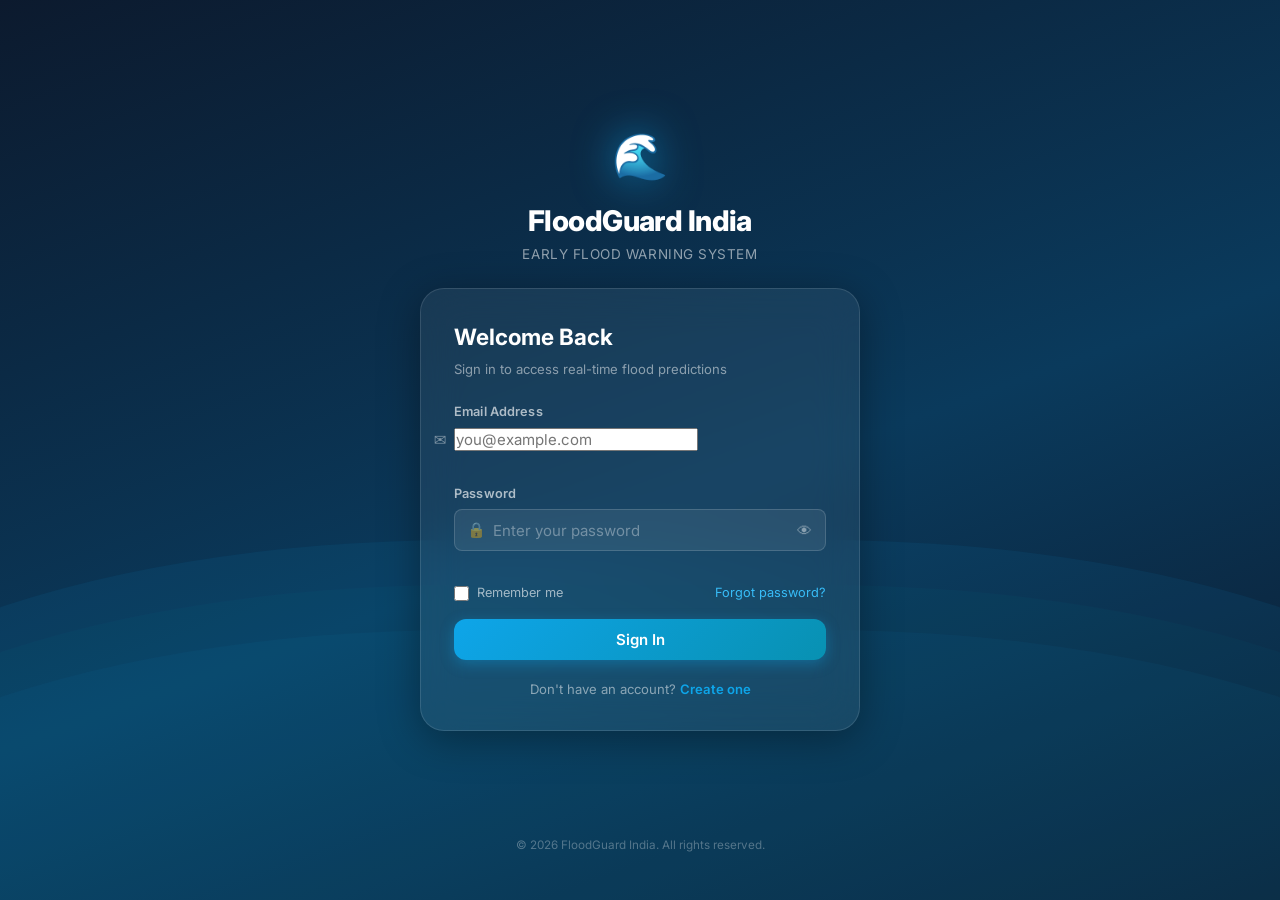
<file: frontend/index.html>
<!DOCTYPE html>
<html lang="en">

<head>
  <meta charset="UTF-8" />
  <meta name="viewport" content="width=device-width, initial-scale=1.0" />
  <title>FloodGuard India – Login</title>
  <meta name="description"
    content="FloodGuard India – Early Flood Warning System. Login to get real-time flood predictions for your area." />
  <link rel="preconnect" href="https://fonts.googleapis.com">
  <link href="https://fonts.googleapis.com/css2?family=Inter:wght@300;400;500;600;700&display=swap" rel="stylesheet">
  <link rel="stylesheet" href="styles/main.css">
  <link rel="stylesheet" href="styles/auth.css">
  <!-- PWA -->
  <link rel="manifest" href="manifest.json">
  <meta name="theme-color" content="#0ea5e9">
  <meta name="apple-mobile-web-app-capable" content="yes">
  <meta name="apple-mobile-web-app-status-bar-style" content="black-translucent">
  <meta name="apple-mobile-web-app-title" content="FloodGuard">
  <link rel="apple-touch-icon" href="icons/icon-192.png">
</head>

<body class="auth-body">

  <!-- Background animated water waves -->
  <div class="wave-bg">
    <div class="wave wave1"></div>
    <div class="wave wave2"></div>
    <div class="wave wave3"></div>
  </div>

  <div class="auth-container">
    <!-- Logo / Brand -->
    <div class="brand">
      <div class="brand-icon">🌊</div>
      <h1 class="brand-title">FloodGuard India</h1>
      <p class="brand-subtitle">Early Flood Warning System</p>
    </div>

    <!-- Login Card -->
    <div class="auth-card" id="loginCard">
      <h2 class="card-title">Welcome Back</h2>
      <p class="card-desc">Sign in to access real-time flood predictions</p>

      <form class="auth-box" id="loginForm" novalidate>
        <div class="form-group">
          <label for="loginEmail">Email Address</label>
          <div class="input-wrapper">
            <span class="input-icon">✉</span>
            <input type="email" id="loginEmail" placeholder="you@example.com" required autocomplete="email" />
          </div>
          <span class="field-error" id="emailError"></span>
        </div>

        <div class="form-group">
          <label for="loginPassword">Password</label>
          <div class="input-wrap">
            <span class="input-icon">🔒</span>
            <input type="password" id="loginPassword" placeholder="Enter your password" required
              autocomplete="current-password" />
            <button type="button" class="toggle-pass" onclick="togglePassword('loginPassword', this)"
              title="Show/hide password">👁</button>
          </div>
          <span class="field-error" id="passError"></span>
        </div>

        <div class="form-row">
          <label class="checkbox-label">
            <input type="checkbox" id="rememberMe"> Remember me
          </label>
          <a href="#" class="link-text">Forgot password?</a>
        </div>

        <button type="submit" class="btn-primary" id="loginBtn">
          <span class="btn-text">Sign In</span>
          <span class="btn-loader hidden">⟳</span>
        </button>
      </form>

      <p class="auth-switch">Don't have an account? <a href="register.html" class="link-accent">Create one</a></p>
    </div>

    <!-- GPS Permission Overlay -->
    <div class="overlay hidden" id="gpsOverlay">
      <div class="overlay-card">
        <div class="overlay-icon pulse">📍</div>
        <h3>Location Access</h3>
        <p>FloodGuard needs your location to provide <strong>real-time flood risk predictions</strong> for your area.
        </p>
        <div class="overlay-actions">
          <button class="btn-primary" id="allowGpsBtn">Allow Location</button>
          <button class="btn-outline" id="denyGpsBtn">Use City Selection</button>
        </div>
      </div>
    </div>

    <!-- City Selection Overlay (shown when GPS denied) -->
    <div class="overlay hidden" id="cityOverlay">
      <div class="overlay-card">
        <div class="overlay-icon">🔍</div>
        <h3>Enter Your Location</h3>
        <p>Type any city, town, district, or state to get flood risk predictions for your area.</p>
        <div class="form-group" style="margin-top:1rem;">
          <label for="locationSearch">Location</label>
          <div class="input-wrap">
            <span class="input-icon">📍</span>
            <input type="text" id="locationSearch" placeholder="e.g. Mumbai, Nashik, Darjeeling, Goa..."
              autocomplete="off" />
          </div>
          <span class="field-error" id="locationSearchError"></span>
        </div>
        <div class="overlay-actions">
          <button class="btn-primary" id="confirmCityBtn" disabled>
            <span class="btn-text">Continue to Dashboard</span>
            <span class="btn-loader hidden">⟳</span>
          </button>
          <button class="btn-outline" id="backToGpsBtn">← Try GPS Again</button>
        </div>
      </div>
    </div>
  </div>

  <footer class="auth-footer">
    <p>© 2026 FloodGuard India. All rights reserved.</p>
  </footer>

  <script src="js/data.js"></script>
  <script src="js/auth.js"></script>
  <script src="js/gps.js"></script>
  <!-- PWA Service Worker Registration -->
  <script>
    if ('serviceWorker' in navigator) {
      window.addEventListener('load', () => {
        navigator.serviceWorker.register('/sw.js')
          .then(reg => console.log('[SW] Registered:', reg.scope))
          .catch(err => console.warn('[SW] Registration failed:', err));
      });
    }
  </script>
</body>

</html>
</file>
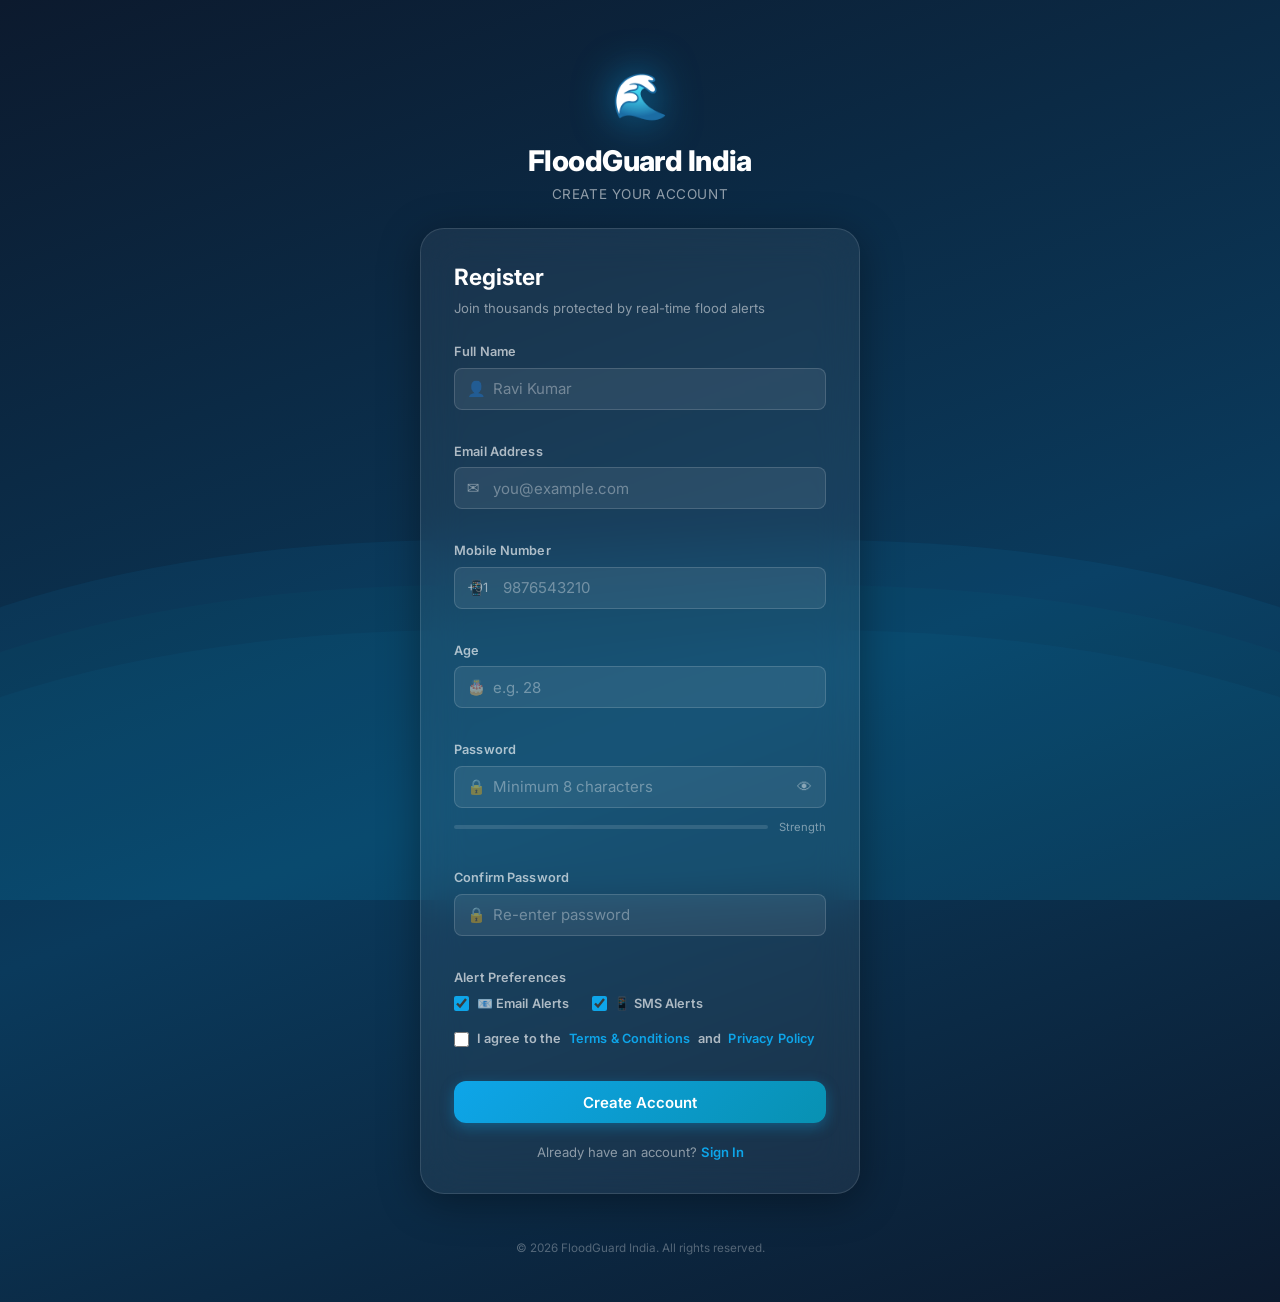
<file: frontend/register.html>
<!DOCTYPE html>
<html lang="en">

<head>
    <meta charset="UTF-8" />
    <meta name="viewport" content="width=device-width, initial-scale=1.0" />
    <title>FloodGuard India – Register</title>
    <meta name="description"
        content="Create your FloodGuard India account to receive personalized flood alerts and predictions." />
    <link rel="preconnect" href="https://fonts.googleapis.com">
    <link href="https://fonts.googleapis.com/css2?family=Inter:wght@300;400;500;600;700&display=swap" rel="stylesheet">
    <link rel="stylesheet" href="styles/main.css">
    <link rel="stylesheet" href="styles/auth.css">
    <!-- PWA -->
    <link rel="manifest" href="manifest.json">
    <meta name="theme-color" content="#0ea5e9">
    <meta name="apple-mobile-web-app-capable" content="yes">
    <meta name="apple-mobile-web-app-status-bar-style" content="black-translucent">
    <meta name="apple-mobile-web-app-title" content="FloodGuard">
    <link rel="apple-touch-icon" href="icons/icon-192.png">
</head>

<body class="auth-body">

    <div class="wave-bg">
        <div class="wave wave1"></div>
        <div class="wave wave2"></div>
        <div class="wave wave3"></div>
    </div>

    <div class="auth-container" style="padding: 2rem 0;">
        <div class="brand">
            <div class="brand-icon">🌊</div>
            <h1 class="brand-title">FloodGuard India</h1>
            <p class="brand-subtitle">Create Your Account</p>
        </div>

        <div class="auth-card">
            <h2 class="card-title">Register</h2>
            <p class="card-desc">Join thousands protected by real-time flood alerts</p>

            <form id="registerForm" novalidate>
                <!-- Full Name -->
                <div class="form-group">
                    <label for="fullName">Full Name</label>
                    <div class="input-wrap">
                        <span class="input-icon">👤</span>
                        <input type="text" id="fullName" placeholder="Ravi Kumar" required autocomplete="name" />
                    </div>
                    <span class="field-error" id="nameError"></span>
                </div>

                <!-- Email -->
                <div class="form-group">
                    <label for="regEmail">Email Address</label>
                    <div class="input-wrap">
                        <span class="input-icon">✉</span>
                        <input type="email" id="regEmail" placeholder="you@example.com" required autocomplete="email" />
                    </div>
                    <span class="field-error" id="regEmailError"></span>
                </div>

                <!-- Phone -->
                <div class="form-group">
                    <label for="phone">Mobile Number</label>
                    <div class="input-wrap">
                        <span class="input-icon">📱</span>
                        <span class="input-prefix">+91</span>
                        <input type="tel" id="phone" placeholder="9876543210" required autocomplete="tel" maxlength="10"
                            style="padding-left:3.2rem" />
                    </div>
                    <span class="field-error" id="phoneError"></span>
                </div>

                <!-- Age -->
                <div class="form-group">
                    <label for="age">Age</label>
                    <div class="input-wrap">
                        <span class="input-icon">🎂</span>
                        <input type="number" id="age" placeholder="e.g. 28" min="1" max="120" required />
                    </div>
                    <span class="field-error" id="ageError"></span>
                </div>

                <!-- Password -->
                <div class="form-group">
                    <label for="regPassword">Password</label>
                    <div class="input-wrap">
                        <span class="input-icon">🔒</span>
                        <input type="password" id="regPassword" placeholder="Minimum 8 characters" required />
                        <button type="button" class="toggle-pass" onclick="togglePassword('regPassword', this)"
                            title="Show password">👁</button>
                    </div>
                    <div class="password-strength" id="pwStrength">
                        <div class="strength-bar">
                            <div class="strength-fill" id="strengthFill"></div>
                        </div>
                        <span id="strengthLabel">Strength</span>
                    </div>
                    <span class="field-error" id="regPassError"></span>
                </div>

                <!-- Confirm Password -->
                <div class="form-group">
                    <label for="confirmPass">Confirm Password</label>
                    <div class="input-wrap">
                        <span class="input-icon">🔒</span>
                        <input type="password" id="confirmPass" placeholder="Re-enter password" required />
                    </div>
                    <span class="field-error" id="confirmError"></span>
                </div>

                <!-- Notifications Preference -->
                <div class="form-group">
                    <label class="section-label">Alert Preferences</label>
                    <div class="checkbox-group">
                        <label class="checkbox-label"><input type="checkbox" id="emailAlert" checked> 📧 Email
                            Alerts</label>
                        <label class="checkbox-label"><input type="checkbox" id="smsAlert" checked> 📱 SMS
                            Alerts</label>
                    </div>
                </div>

                <!-- Terms -->
                <div class="form-group">
                    <label class="checkbox-label">
                        <input type="checkbox" id="terms" required>
                        I agree to the <a href="#" class="link-accent">Terms & Conditions</a> and <a href="#"
                            class="link-accent">Privacy Policy</a>
                    </label>
                    <span class="field-error" id="termsError"></span>
                </div>

                <button type="submit" class="btn-primary" id="registerBtn">
                    <span class="btn-text">Create Account</span>
                    <span class="btn-loader hidden">⟳</span>
                </button>
            </form>

            <p class="auth-switch">Already have an account? <a href="index.html" class="link-accent">Sign In</a></p>
        </div>
    </div>

    <footer class="auth-footer">
        <p>© 2026 FloodGuard India. All rights reserved.</p>
    </footer>

    <script src="js/data.js"></script>
    <script src="js/register.js"></script>
    <!-- PWA Service Worker Registration -->
    <script>
      if ('serviceWorker' in navigator) {
        window.addEventListener('load', () => {
          navigator.serviceWorker.register('/sw.js')
            .then(reg => console.log('[SW] Registered:', reg.scope))
            .catch(err => console.warn('[SW] Registration failed:', err));
        });
      }
    </script>
</body>

</html>
</file>
<file: frontend/styles/main.css>
/* ============================================================
   FloodGuard India – Main Design System & Variables
   ============================================================ */

:root {
  /* Brand Colors */
  --primary: #0ea5e9;
  --primary-dark: #0284c7;
  --primary-light: #38bdf8;
  --accent: #06b6d4;
  --accent2: #0891b2;

  /* Risk Colors */
  --risk-low: #22c55e;
  --risk-moderate: #f59e0b;
  --risk-high: #f97316;
  --risk-critical: #ef4444;

  /* Neutral */
  --bg: #f0f9ff;
  --bg2: #e0f2fe;
  --surface: #ffffff;
  --surface2: #f8fafc;
  --border: #e2e8f0;
  --text: #0f172a;
  --text2: #64748b;
  --text3: #94a3b8;

  /* Sidebar */
  --sidebar-bg: #0c1a2e;
  --sidebar-text: #e2e8f0;
  --sidebar-hover: rgba(14, 165, 233, 0.15);
  --sidebar-active: rgba(14, 165, 233, 0.25);

  /* Shadows */
  --shadow-sm: 0 1px 3px rgba(0,0,0,.08);
  --shadow-md: 0 4px 16px rgba(0,0,0,.10);
  --shadow-lg: 0 8px 32px rgba(0,0,0,.14);

  /* Radius */
  --radius-sm: 8px;
  --radius-md: 12px;
  --radius-lg: 16px;
  --radius-xl: 24px;

  /* Transitions */
  --trans: 0.22s cubic-bezier(.4,0,.2,1);

  /* Fonts */
  --font: 'Inter', system-ui, -apple-system, sans-serif;
}

/* Dark Mode */
[data-theme="dark"] {
  --bg: #0c1a2e;
  --bg2: #112240;
  --surface: #162032;
  --surface2: #1e2d45;
  --border: #2d3f5a;
  --text: #e2e8f0;
  --text2: #94a3b8;
  --text3: #64748b;
  --shadow-md: 0 4px 16px rgba(0,0,0,.4);
  --shadow-lg: 0 8px 32px rgba(0,0,0,.5);
}

/* ── Reset & Base ── */
*, *::before, *::after { box-sizing: border-box; margin: 0; padding: 0; }

html { font-size: 15px; scroll-behavior: smooth; }

body {
  font-family: var(--font);
  background: var(--bg);
  color: var(--text);
  line-height: 1.6;
  min-height: 100vh;
  transition: background var(--trans), color var(--trans);
}

a { color: var(--primary); text-decoration: none; }
a:hover { text-decoration: underline; }

input, select, textarea, button { font-family: inherit; font-size: inherit; }

/* ── Buttons ── */
.btn-primary {
  display: flex; align-items: center; justify-content: center; gap: .5rem;
  width: 100%;
  padding: .75rem 1.5rem;
  background: linear-gradient(135deg, var(--primary) 0%, var(--accent2) 100%);
  color: white;
  border: none;
  border-radius: var(--radius-md);
  font-size: 1rem;
  font-weight: 600;
  cursor: pointer;
  transition: opacity var(--trans), transform var(--trans), box-shadow var(--trans);
  box-shadow: 0 4px 14px rgba(14,165,233,.35);
}
.btn-primary:hover { opacity: .9; transform: translateY(-1px); box-shadow: 0 6px 20px rgba(14,165,233,.45); }
.btn-primary:active { transform: translateY(0); }

.btn-outline {
  display: flex; align-items: center; justify-content: center;
  width: 100%;
  padding: .75rem 1.5rem;
  background: transparent;
  color: var(--primary);
  border: 2px solid var(--primary);
  border-radius: var(--radius-md);
  font-size: 1rem; font-weight: 600;
  cursor: pointer;
  transition: all var(--trans);
}
.btn-outline:hover { background: rgba(14,165,233,.08); }

.btn-sm-primary {
  padding: .45rem 1rem;
  background: var(--primary);
  color: white; border: none; border-radius: var(--radius-sm);
  font-weight: 600; cursor: pointer; transition: opacity var(--trans);
}
.btn-sm-primary:hover { opacity: .85; }

.btn-outline-sm {
  padding: .4rem .9rem;
  background: transparent;
  color: var(--primary);
  border: 1.5px solid var(--primary);
  border-radius: var(--radius-sm);
  font-size: .85rem; font-weight: 500;
  cursor: pointer; transition: all var(--trans);
}
.btn-outline-sm:hover { background: rgba(14,165,233,.08); }

/* ── Form Elements ── */
.form-group { display: flex; flex-direction: column; gap: .35rem; margin-bottom: 1rem; }
.form-group label { font-size: .85rem; font-weight: 600; color: var(--text2); letter-spacing: .01em; }

.input-wrap {
  position: relative;
  display: flex; align-items: center;
}
.input-icon {
  position: absolute; left: .85rem;
  font-size: 1rem; pointer-events: none;
  z-index: 1;
}
.input-prefix {
  position: absolute; left: .85rem;
  font-size: .85rem; color: var(--text2); pointer-events: none;
}
.input-wrap input, .input-wrap select {
  width: 100%;
  padding: .7rem .85rem .7rem 2.5rem;
  background: var(--surface2);
  border: 1.5px solid var(--border);
  border-radius: var(--radius-sm);
  color: var(--text);
  transition: border-color var(--trans), box-shadow var(--trans);
  outline: none;
}
.input-wrap input:focus, .input-wrap select:focus {
  border-color: var(--primary);
  box-shadow: 0 0 0 3px rgba(14,165,233,.15);
}
.input-wrap input.error { border-color: var(--risk-critical); }

.select-field {
  width: 100%;
  padding: .7rem .85rem;
  background: var(--surface2);
  border: 1.5px solid var(--border);
  border-radius: var(--radius-sm);
  color: var(--text);
  outline: none;
  cursor: pointer;
  transition: border-color var(--trans);
}
.select-field:focus { border-color: var(--primary); }

.toggle-pass {
  position: absolute; right: .7rem;
  background: none; border: none; cursor: pointer;
  font-size: 1rem; color: var(--text3); padding: .25rem;
}

.field-error { font-size: .78rem; color: var(--risk-critical); min-height: 1em; }

.checkbox-label {
  display: flex; align-items: center; gap: .5rem;
  font-size: .85rem; color: var(--text2); cursor: pointer;
}
.checkbox-label input[type="checkbox"] { accent-color: var(--primary); width: 15px; height: 15px; }

.checkbox-group { display: flex; gap: 1.5rem; flex-wrap: wrap; }

.form-row { display: flex; justify-content: space-between; align-items: center; margin-bottom: 1rem; }

.link-text { font-size: .85rem; color: var(--primary); }
.link-accent { color: var(--primary); font-weight: 600; }

.section-label { font-size: .85rem; font-weight: 600; color: var(--text2); }

/* ── Utility ── */
.hidden { display: none !important; }

/* ── Toast ── */
.toast {
  position: fixed; bottom: 1.5rem; right: 1.5rem; z-index: 9999;
  background: var(--sidebar-bg);
  color: white;
  padding: .8rem 1.4rem;
  border-radius: var(--radius-md);
  box-shadow: var(--shadow-lg);
  font-size: .9rem;
  animation: toastIn .3s ease;
}
.toast.success { border-left: 4px solid var(--risk-low); }
.toast.error { border-left: 4px solid var(--risk-critical); }
.toast.info { border-left: 4px solid var(--primary); }

@keyframes toastIn {
  from { transform: translateY(1rem); opacity: 0; }
  to { transform: translateY(0); opacity: 1; }
}

/* ── Badge ── */
.badge {
  display: inline-flex; align-items: center; justify-content: center;
  min-width: 18px; height: 18px;
  background: var(--risk-high); color: white;
  border-radius: 50%; font-size: .7rem; font-weight: 700;
  margin-left: auto;
}

/* ── Scrollbar ── */
::-webkit-scrollbar { width: 6px; }
::-webkit-scrollbar-track { background: transparent; }
::-webkit-scrollbar-thumb { background: var(--border); border-radius: 3px; }
::-webkit-scrollbar-thumb:hover { background: var(--text3); }
</file>
<file: frontend/styles/auth.css>
/* ============================================================
   FloodGuard India – Auth Pages (Login & Register)
   ============================================================ */

.auth-body {
    min-height: 100vh;
    background: linear-gradient(160deg, #0c1a2e 0%, #0a3a5c 55%, #0c1a2e 100%);
    display: flex;
    flex-direction: column;
    align-items: center;
    justify-content: flex-start;
    position: relative;
    overflow-x: hidden;
    overflow-y: auto;
    padding: 2rem 1.5rem;
}

/* ── Animated Wave Background ── */
.wave-bg {
    position: fixed;
    inset: 0;
    z-index: 0;
    overflow: hidden;
    pointer-events: none;
}

.wave {
    position: absolute;
    bottom: -40%;
    left: -20%;
    width: 140%;
    height: 80%;
    border-radius: 40%;
    opacity: .07;
    animation: waveAnim linear infinite;
}

.wave1 {
    background: #0ea5e9;
    animation-duration: 14s;
}

.wave2 {
    background: #06b6d4;
    animation-duration: 20s;
    animation-delay: -5s;
    bottom: -50%;
    opacity: .05;
}

.wave3 {
    background: #0891b2;
    animation-duration: 26s;
    animation-delay: -10s;
    bottom: -45%;
    opacity: .04;
}

@keyframes waveAnim {
    0% {
        transform: rotate(0deg);
    }

    100% {
        transform: rotate(360deg);
    }
}

/* ── Auth Container ── */
.auth-container {
    position: relative;
    z-index: 1;
    width: 100%;
    max-width: 440px;
    display: flex;
    flex-direction: column;
    align-items: center;
    gap: 1.5rem;
    margin: auto;
    padding: 2rem 0;
}

/* ── Brand ── */
.brand {
    text-align: center;
}

.brand-icon {
    font-size: 3rem;
    filter: drop-shadow(0 0 20px rgba(14, 165, 233, .6));
    animation: floatIcon 3.5s ease-in-out infinite;
}

@keyframes floatIcon {

    0%,
    100% {
        transform: translateY(0);
    }

    50% {
        transform: translateY(-8px);
    }
}

.brand-title {
    font-size: 1.9rem;
    font-weight: 800;
    color: white;
    letter-spacing: -.02em;
    margin-top: .4rem;
}

.brand-subtitle {
    font-size: .9rem;
    color: rgba(255, 255, 255, .55);
    font-weight: 400;
    letter-spacing: .04em;
    text-transform: uppercase;
}

/* ── Auth Card ── */
.auth-card {
    width: 100%;
    background: rgba(255, 255, 255, .06);
    backdrop-filter: blur(20px);
    -webkit-backdrop-filter: blur(20px);
    border: 1px solid rgba(255, 255, 255, .12);
    border-radius: var(--radius-xl);
    padding: 2rem 2.2rem;
    box-shadow: 0 8px 40px rgba(0, 0, 0, .35);
}

.card-title {
    font-size: 1.5rem;
    font-weight: 700;
    color: white;
    margin-bottom: .25rem;
}

.card-desc {
    font-size: .875rem;
    color: rgba(255, 255, 255, .5);
    margin-bottom: 1.5rem;
}

/* Override input styles for auth dark bg */
.auth-body .input-wrap input,
.auth-body .input-wrap select,
.auth-body .select-field {
    background: rgba(255, 255, 255, .08);
    border-color: rgba(255, 255, 255, .15);
    color: white;
}

.auth-body .input-wrap input::placeholder {
    color: rgba(255, 255, 255, .35);
}

.auth-body .input-wrap input:focus,
.auth-body .input-wrap select:focus {
    border-color: var(--primary);
    background: rgba(255, 255, 255, .12);
    box-shadow: 0 0 0 3px rgba(14, 165, 233, .2);
}

.auth-body .form-group label {
    color: rgba(255, 255, 255, .65);
}

.auth-body .input-icon {
    color: rgba(255, 255, 255, .45);
}

.auth-body .toggle-pass {
    color: rgba(255, 255, 255, .45);
}

.auth-body .checkbox-label {
    color: rgba(255, 255, 255, .6);
}

.auth-body .link-text {
    color: var(--primary-light);
}

.auth-switch {
    text-align: center;
    margin-top: 1.25rem;
    font-size: .875rem;
    color: rgba(255, 255, 255, .5);
}

.auth-footer {
    position: relative;
    margin-top: 1rem;
    padding-bottom: 1rem;
    font-size: .78rem;
    color: rgba(255, 255, 255, .3);
    text-align: center;
    z-index: 2;
}

/* ── Password Strength ── */
.password-strength {
    display: flex;
    align-items: center;
    gap: .75rem;
    margin-top: .35rem;
}

.strength-bar {
    flex: 1;
    height: 4px;
    background: rgba(255, 255, 255, .12);
    border-radius: 2px;
}

.strength-fill {
    height: 4px;
    border-radius: 2px;
    width: 0%;
    transition: width .4s ease, background .4s ease;
}

#strengthLabel {
    font-size: .75rem;
    color: rgba(255, 255, 255, .45);
    white-space: nowrap;
}

/* Phone input prefix override */
.input-prefix {
    color: rgba(255, 255, 255, .55);
}

/* ── Overlay Modal ── */
.overlay {
    position: fixed;
    inset: 0;
    z-index: 100;
    background: rgba(0, 0, 0, .65);
    backdrop-filter: blur(6px);
    display: flex;
    align-items: center;
    justify-content: center;
    padding: 1.5rem;
    animation: fadeIn .25s ease;
}

@keyframes fadeIn {
    from {
        opacity: 0;
    }

    to {
        opacity: 1;
    }
}

.overlay-card {
    background: #0d2446;
    border: 1px solid rgba(14, 165, 233, .3);
    border-radius: var(--radius-xl);
    padding: 2.5rem;
    max-width: 400px;
    width: 100%;
    text-align: center;
    box-shadow: 0 20px 60px rgba(0, 0, 0, .5);
    animation: slideUp .3s cubic-bezier(.4, 0, .2, 1);
}

@keyframes slideUp {
    from {
        transform: translateY(20px);
        opacity: 0;
    }

    to {
        transform: translateY(0);
        opacity: 1;
    }
}

.overlay-icon {
    font-size: 3rem;
    display: block;
    margin-bottom: 1rem;
    filter: drop-shadow(0 0 14px rgba(14, 165, 233, .5));
}

.overlay-icon.pulse {
    animation: pulse 1.8s ease-in-out infinite;
}

@keyframes pulse {

    0%,
    100% {
        transform: scale(1);
    }

    50% {
        transform: scale(1.1);
    }
}

.overlay-card h3 {
    font-size: 1.4rem;
    color: white;
    margin-bottom: .6rem;
}

.overlay-card p {
    font-size: .9rem;
    color: rgba(255, 255, 255, .6);
    margin-bottom: 1.5rem;
    line-height: 1.6;
}

.overlay-card strong {
    color: var(--primary-light);
}

.overlay-actions {
    display: flex;
    flex-direction: column;
    gap: .75rem;
}

/* Overlay select styling */
.overlay-card .select-field {
    background: rgba(255, 255, 255, .08);
    border-color: rgba(255, 255, 255, .2);
    color: white;
}

.overlay-card .select-field option {
    background: #0d2446;
    color: white;
}

.overlay-card .form-group label {
    color: rgba(255, 255, 255, .65);
}

/* ── Loader ── */
.btn-loader {
    animation: spin 1s linear infinite;
}

@keyframes spin {
    to {
        transform: rotate(360deg);
    }
}

/* ── Register specific ──  */
.auth-container.reg {
    max-width: 480px;
}
</file>
